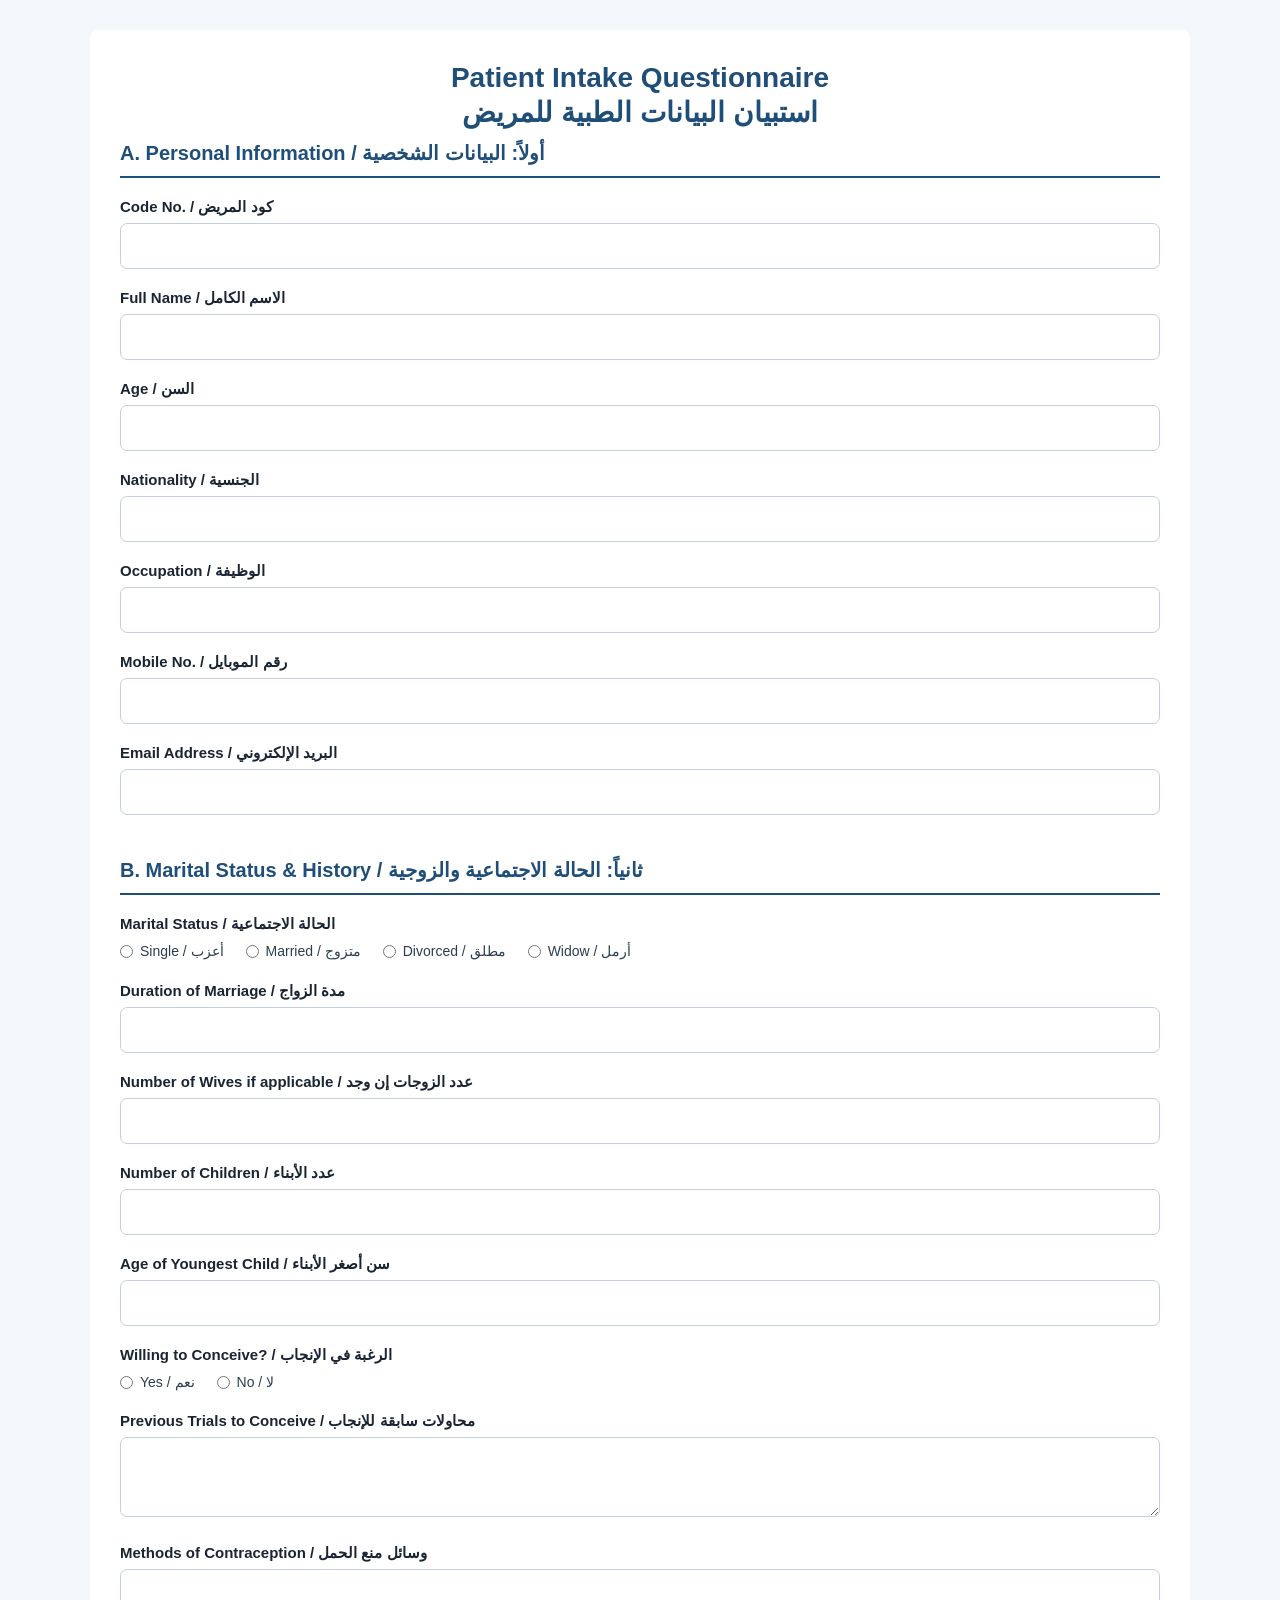
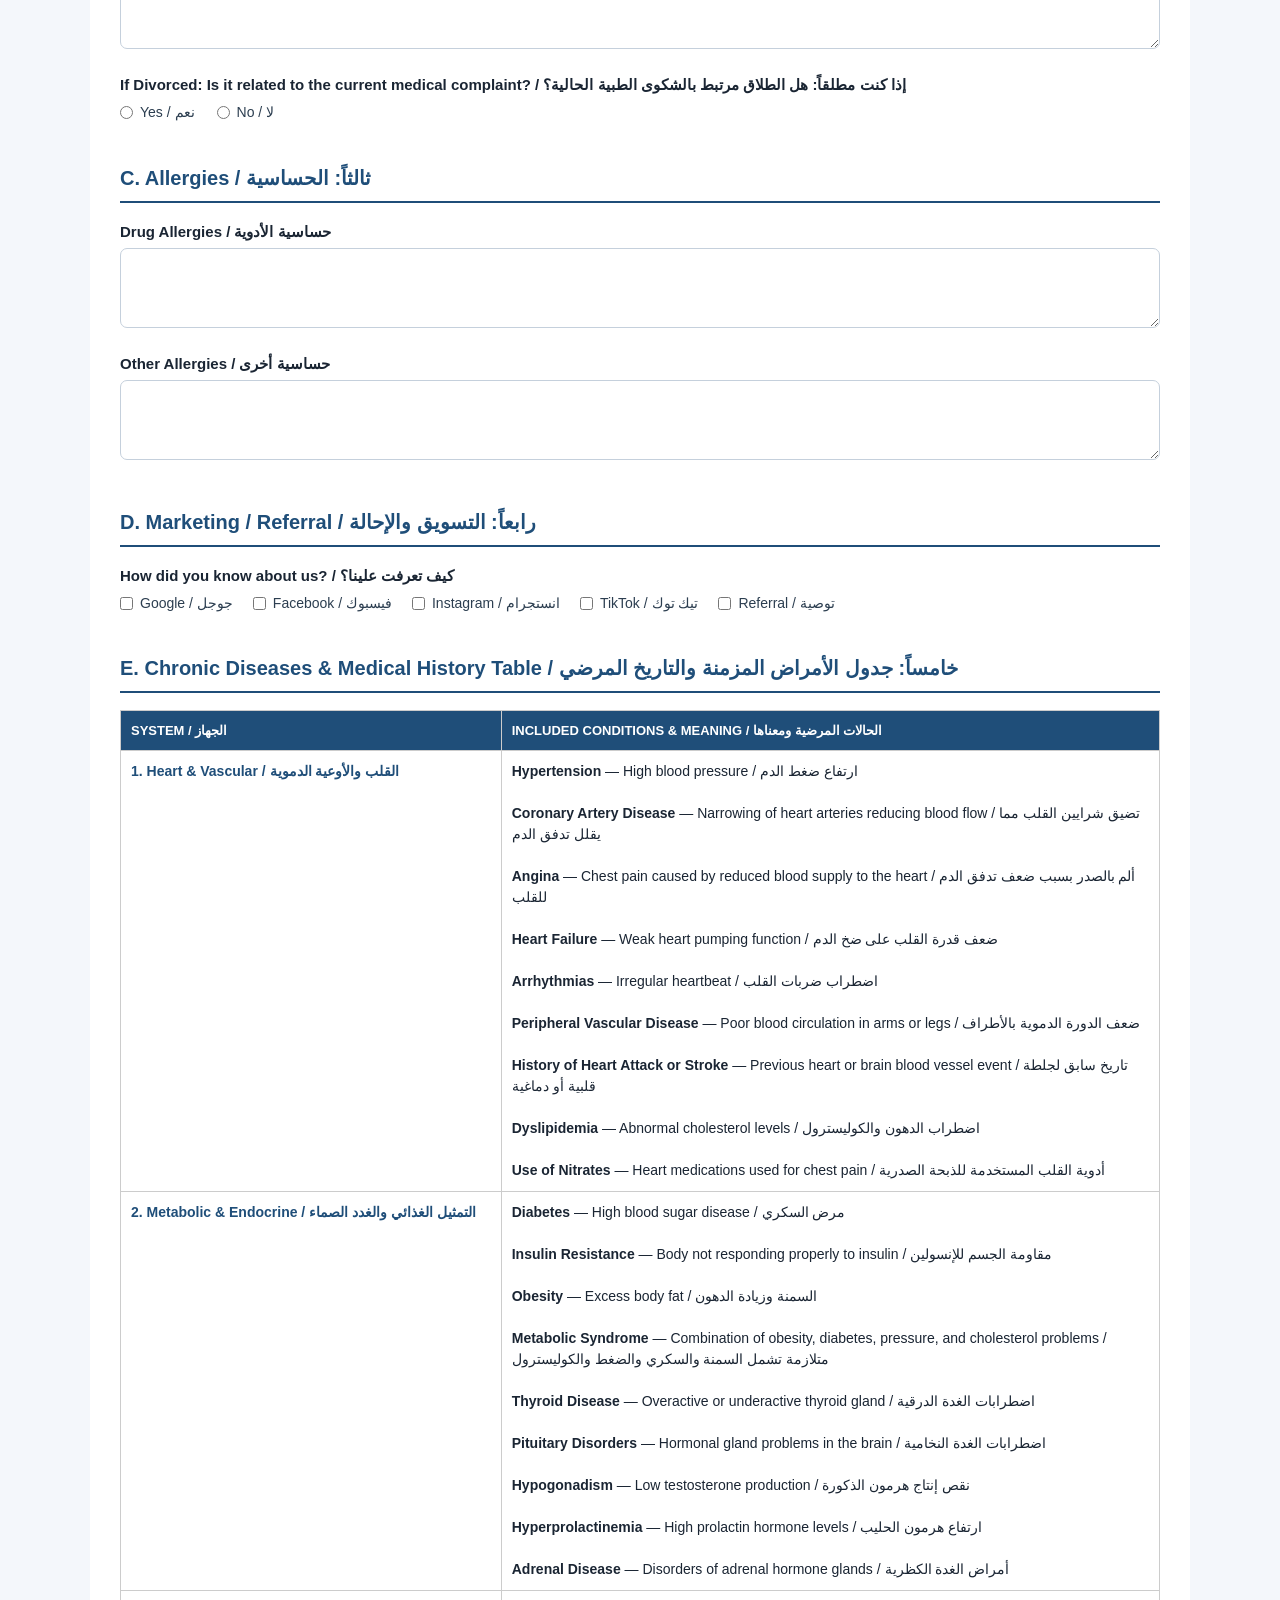
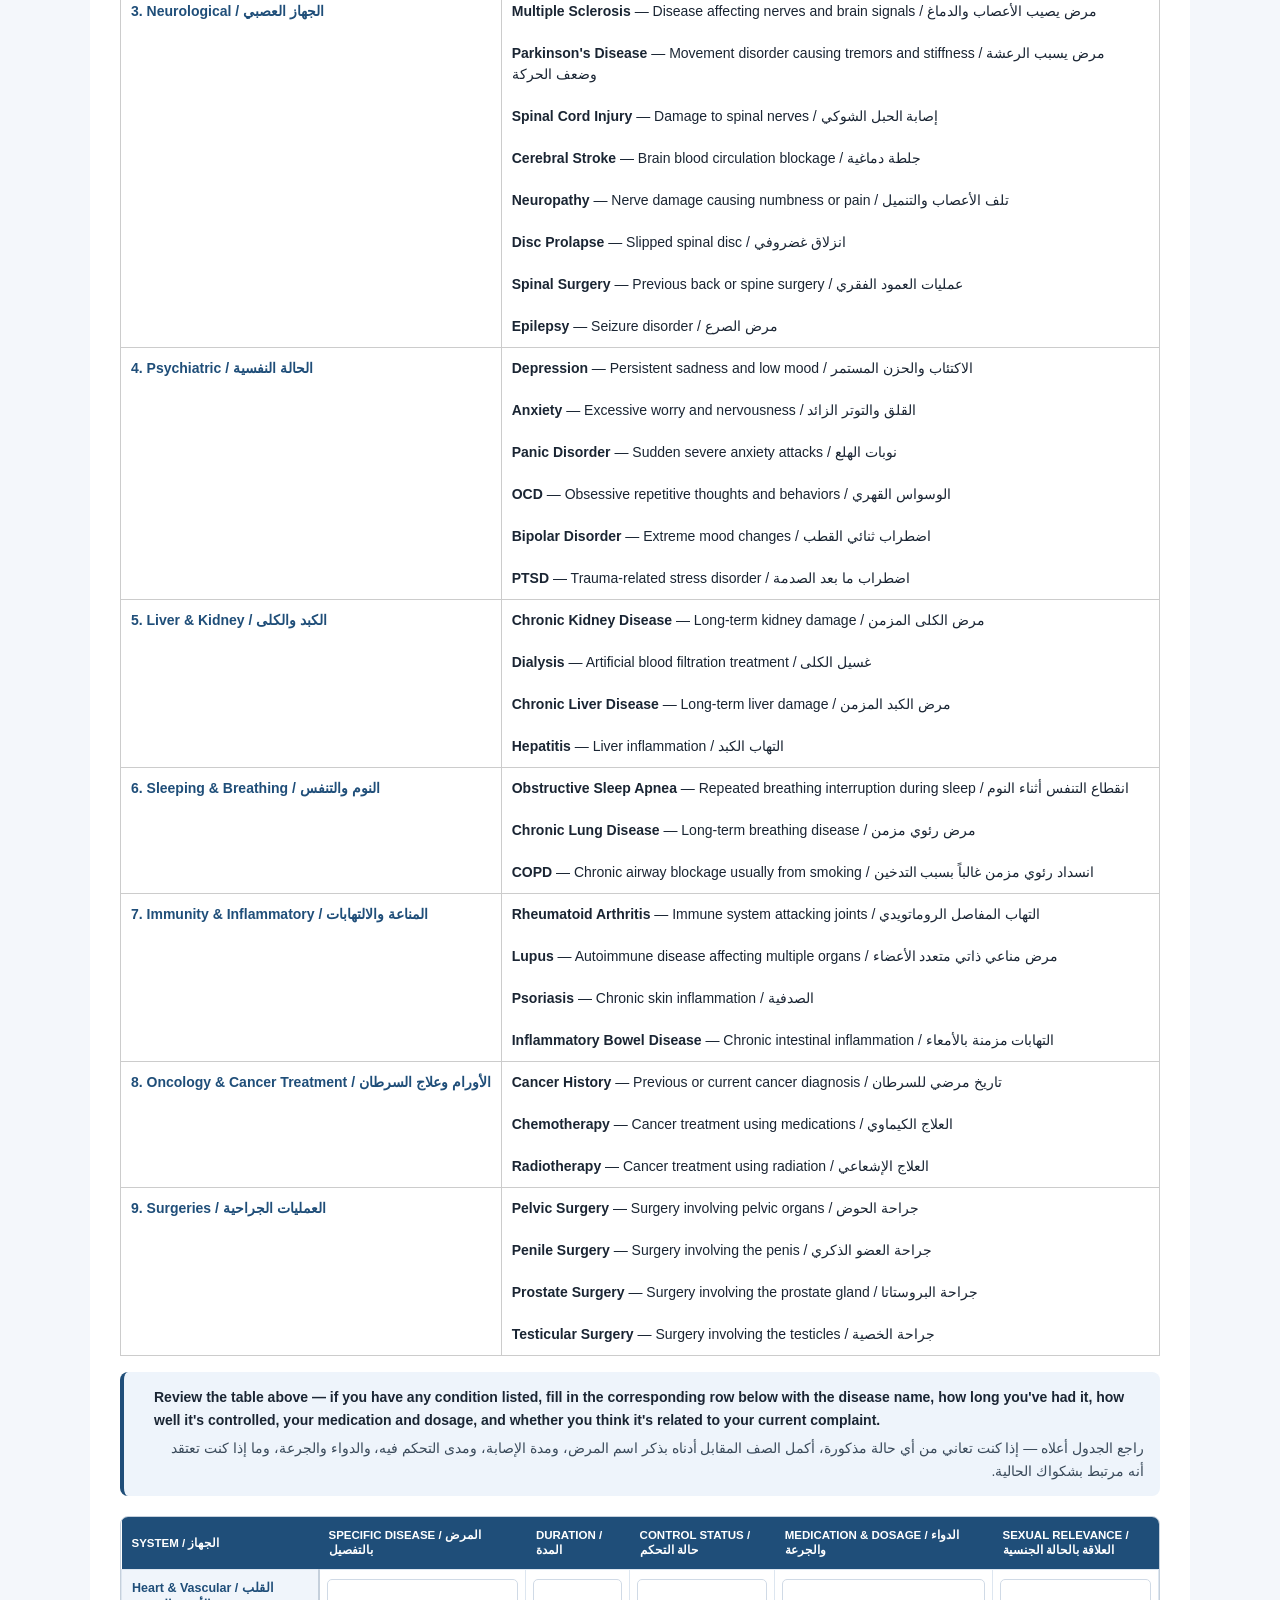
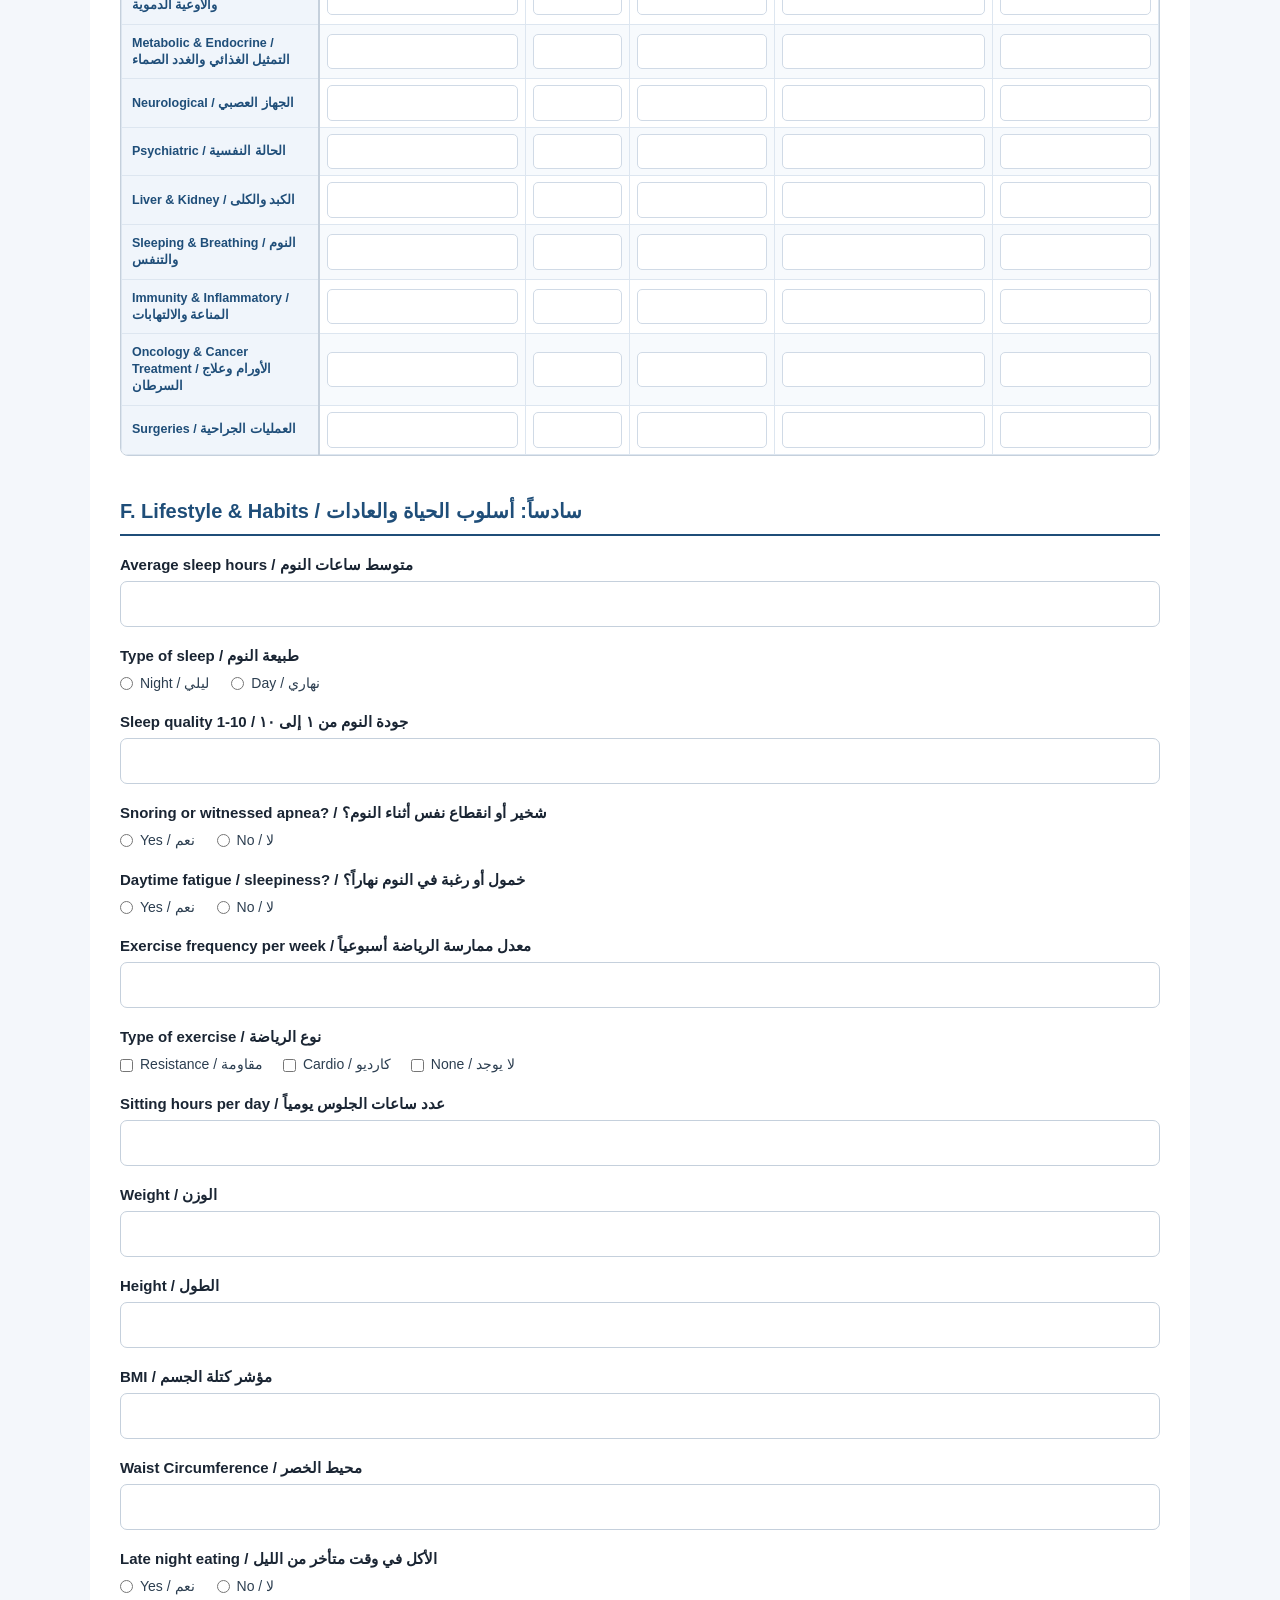
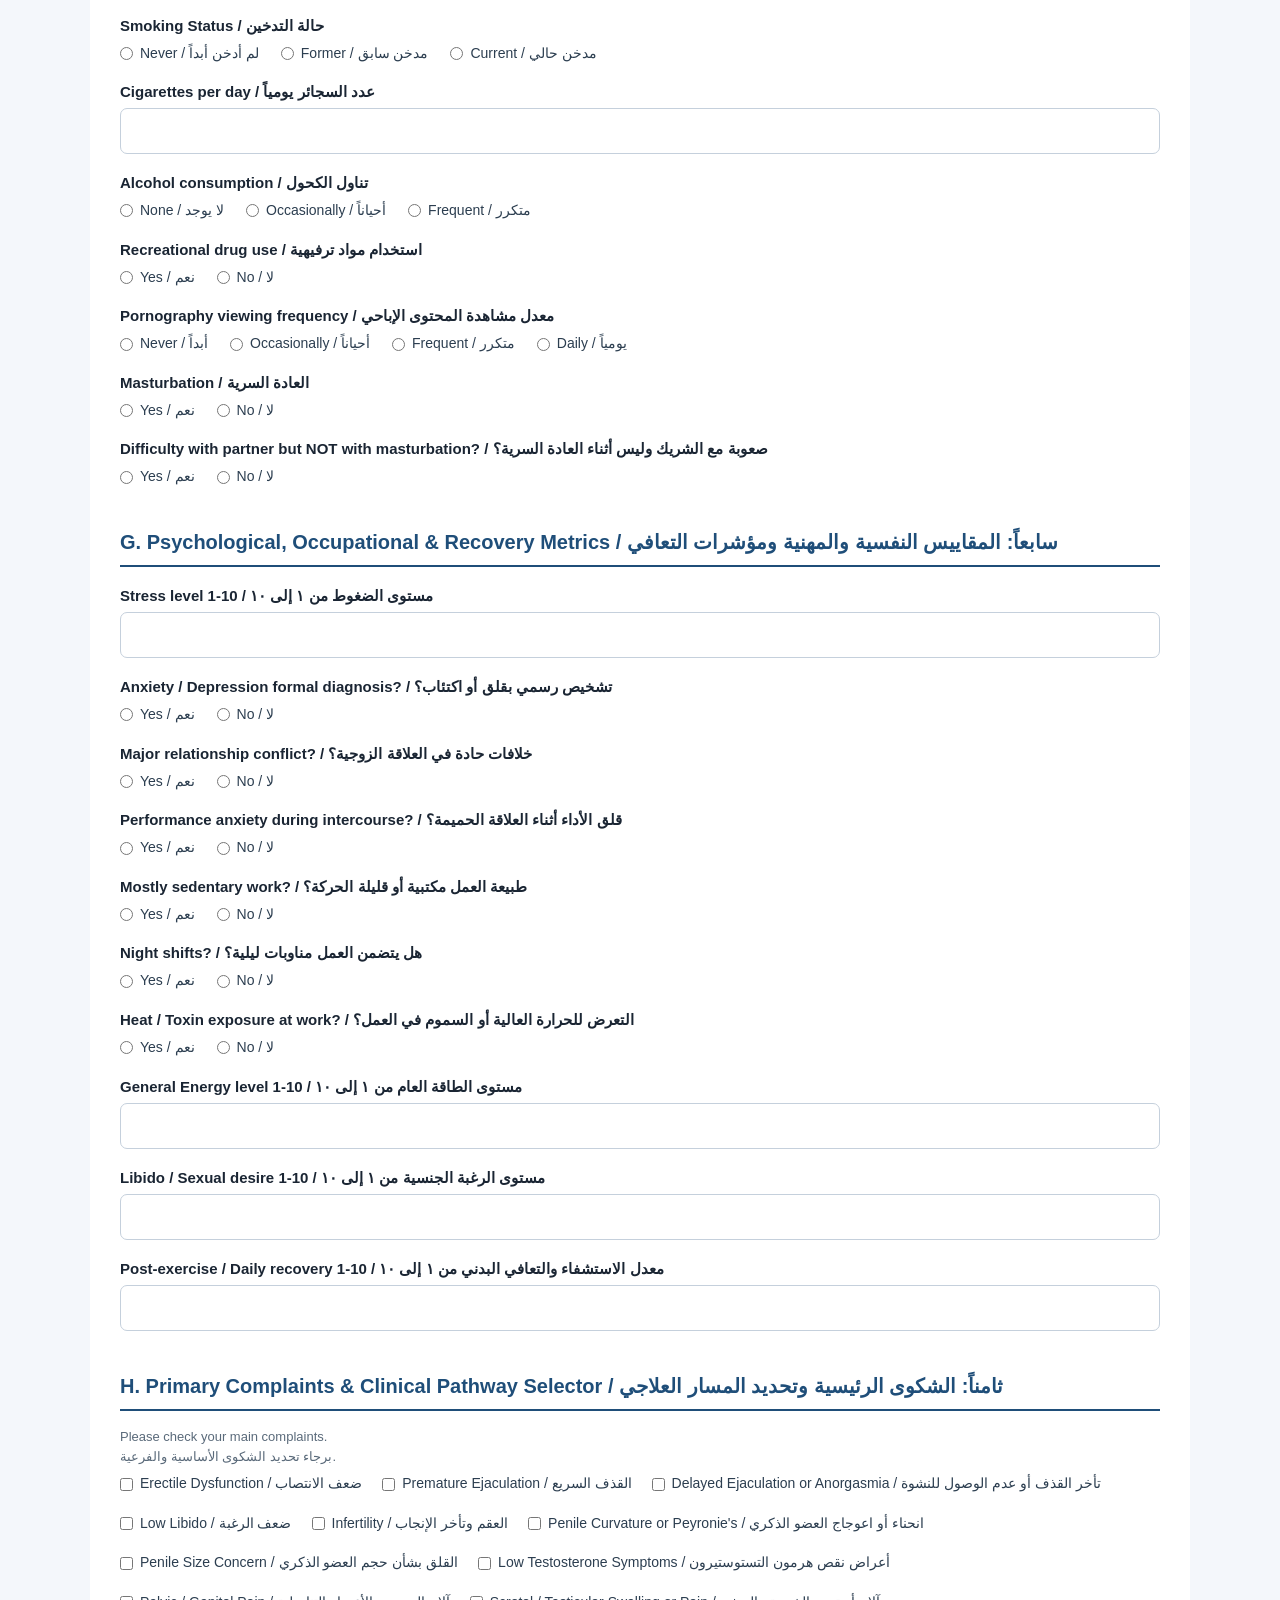
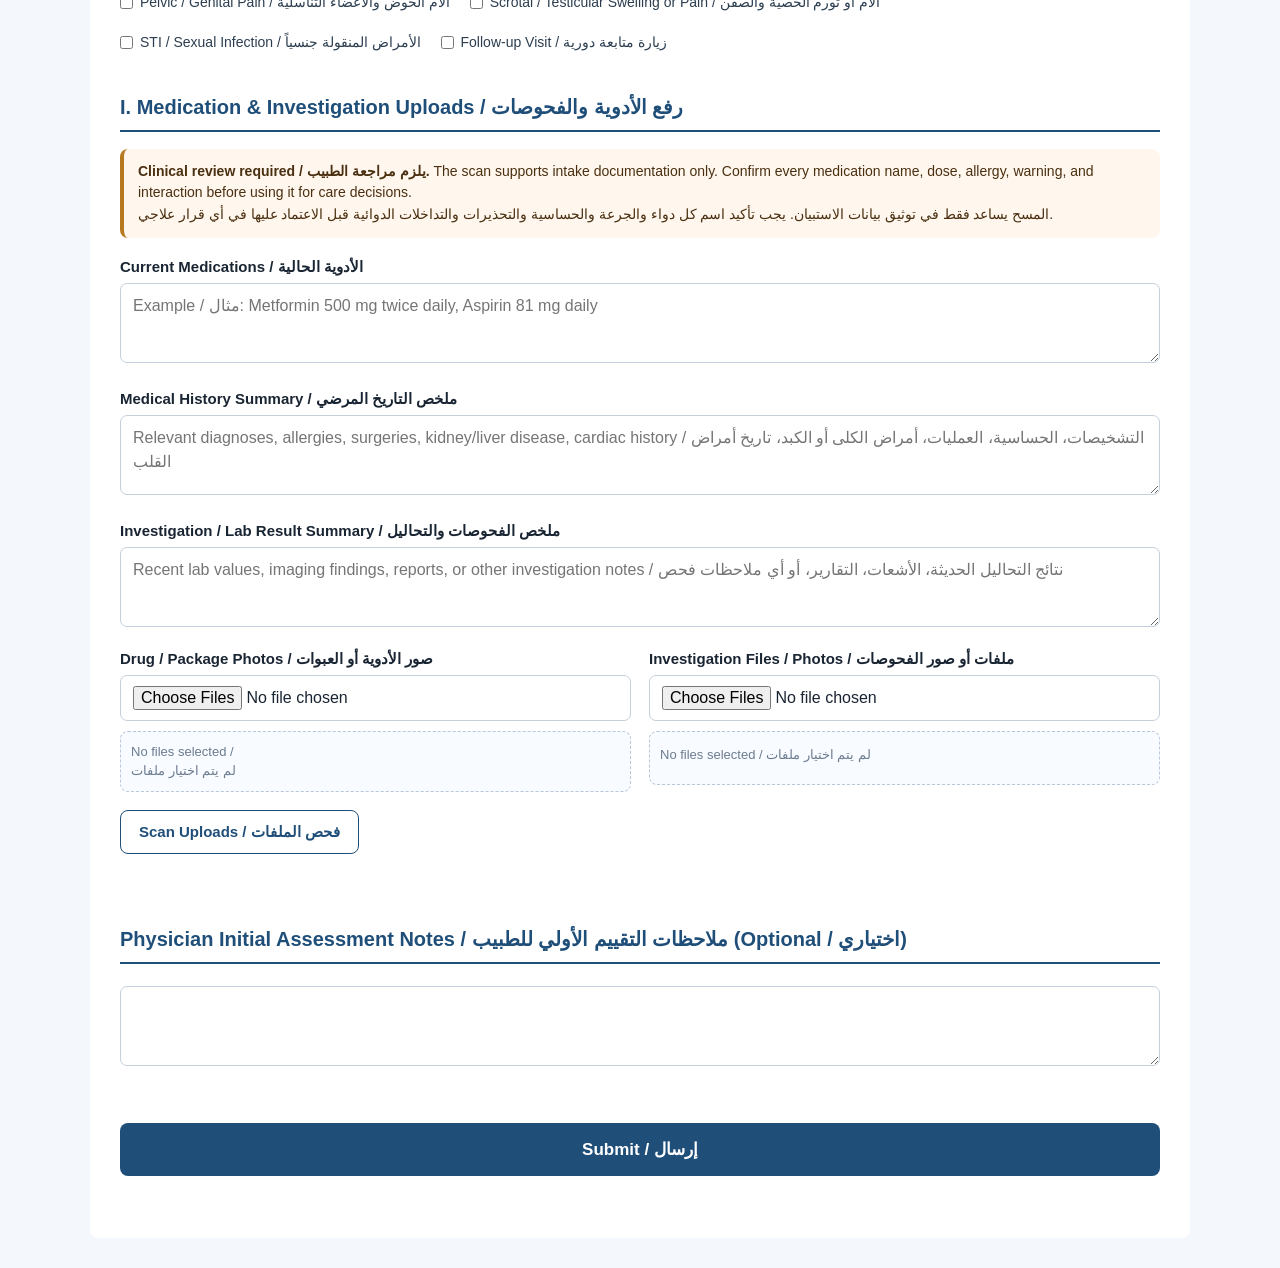
<file: frontend/index.html>
<!DOCTYPE html>
<html lang="en" dir="ltr">
<head>
  <meta charset="UTF-8">
  <meta name="viewport" content="width=device-width, initial-scale=1">
  <title>Patient Intake Questionnaire</title>
  <link rel="stylesheet" href="style.css">
</head>
<body>

<form id="intakeForm">
  <h1>Patient Intake Questionnaire<br>استبيان البيانات الطبية للمريض</h1>

  <section>
    <h2>A. Personal Information / أولاً: البيانات الشخصية</h2>

    <label>Code No. / كود المريض</label>
    <input name="codeNo">

    <label>Full Name / الاسم الكامل</label>
    <input name="fullName" required>

    <label>Age / السن</label>
    <input type="number" name="age">

    <label>Nationality / الجنسية</label>
    <input name="nationality">

    <label>Occupation / الوظيفة</label>
    <input name="occupation">

    <label>Mobile No. / رقم الموبايل</label>
    <input name="mobile">

    <label>Email Address / البريد الإلكتروني</label>
    <input type="email" name="email">
  </section>

  <section>
    <h2>B. Marital Status & History / ثانياً: الحالة الاجتماعية والزوجية</h2>

    <label>Marital Status / الحالة الاجتماعية</label>
    <div class="radio-group">
      <label><input type="radio" name="maritalStatus" value="single"> Single / أعزب</label>
      <label><input type="radio" name="maritalStatus" value="married"> Married / متزوج</label>
      <label><input type="radio" name="maritalStatus" value="divorced"> Divorced / مطلق</label>
      <label><input type="radio" name="maritalStatus" value="widow"> Widow / أرمل</label>
    </div>

    <label>Duration of Marriage / مدة الزواج</label>
    <input name="durationMarriage">

    <label>Number of Wives if applicable / عدد الزوجات إن وجد</label>
    <input type="number" name="numberWives">

    <label>Number of Children / عدد الأبناء</label>
    <input type="number" name="numberChildren">

    <label>Age of Youngest Child / سن أصغر الأبناء</label>
    <input name="youngestChildAge">

    <label>Willing to Conceive? / الرغبة في الإنجاب</label>
    <div class="radio-group">
      <label><input type="radio" name="willingConceive" value="yes"> Yes / نعم</label>
      <label><input type="radio" name="willingConceive" value="no"> No / لا</label>
    </div>

    <label>Previous Trials to Conceive / محاولات سابقة للإنجاب</label>
    <textarea name="previousConceiveTrials"></textarea>

    <label>Methods of Contraception / وسائل منع الحمل</label>
    <textarea name="contraceptionMethods"></textarea>

      <label>If Divorced: Is it related to the current medical complaint? / إذا كنت مطلقاً: هل الطلاق مرتبط بالشكوى الطبية الحالية؟</label>
      <div class="radio-group">
        <label><input type="radio" name="divorceRelated" value="yes"> Yes / نعم</label>
        <label><input type="radio" name="divorceRelated" value="no"> No / لا</label>
      </div>
  </section>

  <section>
    <h2>C. Allergies / ثالثاً: الحساسية</h2>

    <label>Drug Allergies / حساسية الأدوية</label>
    <textarea name="drugAllergies"></textarea>

    <label>Other Allergies / حساسية أخرى</label>
    <textarea name="otherAllergies"></textarea>
  </section>

  <section>
    <h2>D. Marketing / Referral / رابعاً: التسويق والإحالة</h2>

    <label>How did you know about us? / كيف تعرفت علينا؟</label>
    <div class="grid">
      <label><input type="checkbox" name="referral" value="google"> Google / جوجل</label>
      <label><input type="checkbox" name="referral" value="facebook"> Facebook / فيسبوك</label>
      <label><input type="checkbox" name="referral" value="instagram"> Instagram / انستجرام</label>
      <label><input type="checkbox" name="referral" value="tiktok"> TikTok / تيك توك</label>
      <label><input type="checkbox" name="referral" value="referral"> Referral / توصية</label>
    </div>
  </section>

  <section>
    <h2>E. Chronic Diseases & Medical History Table / خامساً: جدول الأمراض المزمنة والتاريخ المرضي</h2>
    <div class="conditions-box">
      <table class="conditions-table">
        <thead>
          <tr>
            <th>System / الجهاز</th>
            <th>Included Conditions & Meaning / الحالات المرضية ومعناها</th>
          </tr>
        </thead>
        <tbody>
          <tr>
            <td>1. Heart & Vascular / القلب والأوعية الدموية</td>
            <td>
              <b>Hypertension</b> — High blood pressure / ارتفاع ضغط الدم<br><br>
              <b>Coronary Artery Disease</b> — Narrowing of heart arteries reducing blood flow / تضيق شرايين القلب مما يقلل تدفق الدم<br><br>
              <b>Angina</b> — Chest pain caused by reduced blood supply to the heart / ألم بالصدر بسبب ضعف تدفق الدم للقلب<br><br>
              <b>Heart Failure</b> — Weak heart pumping function / ضعف قدرة القلب على ضخ الدم<br><br>
              <b>Arrhythmias</b> — Irregular heartbeat / اضطراب ضربات القلب<br><br>
              <b>Peripheral Vascular Disease</b> — Poor blood circulation in arms or legs / ضعف الدورة الدموية بالأطراف<br><br>
              <b>History of Heart Attack or Stroke</b> — Previous heart or brain blood vessel event / تاريخ سابق لجلطة قلبية أو دماغية<br><br>
              <b>Dyslipidemia</b> — Abnormal cholesterol levels / اضطراب الدهون والكوليسترول<br><br>
              <b>Use of Nitrates</b> — Heart medications used for chest pain / أدوية القلب المستخدمة للذبحة الصدرية
            </td>
          </tr>
          <tr>
            <td>2. Metabolic & Endocrine / التمثيل الغذائي والغدد الصماء</td>
            <td>
              <b>Diabetes</b> — High blood sugar disease / مرض السكري<br><br>
              <b>Insulin Resistance</b> — Body not responding properly to insulin / مقاومة الجسم للإنسولين<br><br>
              <b>Obesity</b> — Excess body fat / السمنة وزيادة الدهون<br><br>
              <b>Metabolic Syndrome</b> — Combination of obesity, diabetes, pressure, and cholesterol problems / متلازمة تشمل السمنة والسكري والضغط والكوليسترول<br><br>
              <b>Thyroid Disease</b> — Overactive or underactive thyroid gland / اضطرابات الغدة الدرقية<br><br>
              <b>Pituitary Disorders</b> — Hormonal gland problems in the brain / اضطرابات الغدة النخامية<br><br>
              <b>Hypogonadism</b> — Low testosterone production / نقص إنتاج هرمون الذكورة<br><br>
              <b>Hyperprolactinemia</b> — High prolactin hormone levels / ارتفاع هرمون الحليب<br><br>
              <b>Adrenal Disease</b> — Disorders of adrenal hormone glands / أمراض الغدة الكظرية
            </td>
          </tr>
          <tr>
            <td>3. Neurological / الجهاز العصبي</td>
            <td>
              <b>Multiple Sclerosis</b> — Disease affecting nerves and brain signals / مرض يصيب الأعصاب والدماغ<br><br>
              <b>Parkinson's Disease</b> — Movement disorder causing tremors and stiffness / مرض يسبب الرعشة وضعف الحركة<br><br>
              <b>Spinal Cord Injury</b> — Damage to spinal nerves / إصابة الحبل الشوكي<br><br>
              <b>Cerebral Stroke</b> — Brain blood circulation blockage / جلطة دماغية<br><br>
              <b>Neuropathy</b> — Nerve damage causing numbness or pain / تلف الأعصاب والتنميل<br><br>
              <b>Disc Prolapse</b> — Slipped spinal disc / انزلاق غضروفي<br><br>
              <b>Spinal Surgery</b> — Previous back or spine surgery / عمليات العمود الفقري<br><br>
              <b>Epilepsy</b> — Seizure disorder / مرض الصرع
            </td>
          </tr>
          <tr>
            <td>4. Psychiatric / الحالة النفسية</td>
            <td>
              <b>Depression</b> — Persistent sadness and low mood / الاكتئاب والحزن المستمر<br><br>
              <b>Anxiety</b> — Excessive worry and nervousness / القلق والتوتر الزائد<br><br>
              <b>Panic Disorder</b> — Sudden severe anxiety attacks / نوبات الهلع<br><br>
              <b>OCD</b> — Obsessive repetitive thoughts and behaviors / الوسواس القهري<br><br>
              <b>Bipolar Disorder</b> — Extreme mood changes / اضطراب ثنائي القطب<br><br>
              <b>PTSD</b> — Trauma-related stress disorder / اضطراب ما بعد الصدمة
            </td>
          </tr>
          <tr>
            <td>5. Liver & Kidney / الكبد والكلى</td>
            <td>
              <b>Chronic Kidney Disease</b> — Long-term kidney damage / مرض الكلى المزمن<br><br>
              <b>Dialysis</b> — Artificial blood filtration treatment / غسيل الكلى<br><br>
              <b>Chronic Liver Disease</b> — Long-term liver damage / مرض الكبد المزمن<br><br>
              <b>Hepatitis</b> — Liver inflammation / التهاب الكبد
            </td>
          </tr>
          <tr>
            <td>6. Sleeping & Breathing / النوم والتنفس</td>
            <td>
              <b>Obstructive Sleep Apnea</b> — Repeated breathing interruption during sleep / انقطاع التنفس أثناء النوم<br><br>
              <b>Chronic Lung Disease</b> — Long-term breathing disease / مرض رئوي مزمن<br><br>
              <b>COPD</b> — Chronic airway blockage usually from smoking / انسداد رئوي مزمن غالباً بسبب التدخين
            </td>
          </tr>
          <tr>
            <td>7. Immunity & Inflammatory / المناعة والالتهابات</td>
            <td>
              <b>Rheumatoid Arthritis</b> — Immune system attacking joints / التهاب المفاصل الروماتويدي<br><br>
              <b>Lupus</b> — Autoimmune disease affecting multiple organs / مرض مناعي ذاتي متعدد الأعضاء<br><br>
              <b>Psoriasis</b> — Chronic skin inflammation / الصدفية<br><br>
              <b>Inflammatory Bowel Disease</b> — Chronic intestinal inflammation / التهابات مزمنة بالأمعاء
            </td>
          </tr>
          <tr>
            <td>8. Oncology & Cancer Treatment / الأورام وعلاج السرطان</td>
            <td>
              <b>Cancer History</b> — Previous or current cancer diagnosis / تاريخ مرضي للسرطان<br><br>
              <b>Chemotherapy</b> — Cancer treatment using medications / العلاج الكيماوي<br><br>
              <b>Radiotherapy</b> — Cancer treatment using radiation / العلاج الإشعاعي
            </td>
          </tr>
          <tr>
            <td>9. Surgeries / العمليات الجراحية</td>
            <td>
              <b>Pelvic Surgery</b> — Surgery involving pelvic organs / جراحة الحوض<br><br>
              <b>Penile Surgery</b> — Surgery involving the penis / جراحة العضو الذكري<br><br>
              <b>Prostate Surgery</b> — Surgery involving the prostate gland / جراحة البروستاتا<br><br>
              <b>Testicular Surgery</b> — Surgery involving the testicles / جراحة الخصية
            </td>
          </tr>
        </tbody>
      </table>
    </div>

    <div class="section-instruction">
      <span class="instruction-icon"> </span>
      <div>
        <p class="instruction-en">Review the table above — if you have any condition listed, fill in the corresponding row below with the disease name, how long you've had it, how well it's controlled, your medication and dosage, and whether you think it's related to your current complaint.</p>
        <p class="instruction-ar">راجع الجدول أعلاه — إذا كنت تعاني من أي حالة مذكورة، أكمل الصف المقابل أدناه بذكر اسم المرض، ومدة الإصابة، ومدى التحكم فيه، والدواء والجرعة، وما إذا كنت تعتقد أنه مرتبط بشكواك الحالية.</p>
      </div>
    </div>

    <div class="data-entry-table-wrapper">
      <table data-optional="true">
        <thead>
          <tr>
            <th>System / الجهاز</th>
            <th>Specific Disease / المرض بالتفصيل</th>
            <th>Duration / المدة</th>
            <th>Control Status / حالة التحكم</th>
            <th>Medication & Dosage / الدواء والجرعة</th>
            <th>Sexual Relevance / العلاقة بالحالة الجنسية</th>
          </tr>
        </thead>
        <tbody>
          <tr>
            <td>Heart & Vascular / القلب والأوعية الدموية</td>
            <td><input name="heartDisease"></td>
            <td><input name="heartDuration"></td>
            <td><input name="heartControl"></td>
            <td><input name="heartMedication"></td>
            <td><input name="heartRelevance"></td>
          </tr>
          <tr>
            <td>Metabolic & Endocrine / التمثيل الغذائي والغدد الصماء</td>
            <td><input name="metabolicDisease"></td>
            <td><input name="metabolicDuration"></td>
            <td><input name="metabolicControl"></td>
            <td><input name="metabolicMedication"></td>
            <td><input name="metabolicRelevance"></td>
          </tr>
          <tr>
            <td>Neurological / الجهاز العصبي</td>
            <td><input name="neuroDisease"></td>
            <td><input name="neuroDuration"></td>
            <td><input name="neuroControl"></td>
            <td><input name="neuroMedication"></td>
            <td><input name="neuroRelevance"></td>
          </tr>
          <tr>
            <td>Psychiatric / الحالة النفسية</td>
            <td><input name="psychDisease"></td>
            <td><input name="psychDuration"></td>
            <td><input name="psychControl"></td>
            <td><input name="psychMedication"></td>
            <td><input name="psychRelevance"></td>
          </tr>
          <tr>
            <td>Liver & Kidney / الكبد والكلى</td>
            <td><input name="liverKidneyDisease"></td>
            <td><input name="liverKidneyDuration"></td>
            <td><input name="liverKidneyControl"></td>
            <td><input name="liverKidneyMedication"></td>
            <td><input name="liverKidneyRelevance"></td>
          </tr>
          <tr>
            <td>Sleeping & Breathing / النوم والتنفس</td>
            <td><input name="sleepBreathingDisease"></td>
            <td><input name="sleepBreathingDuration"></td>
            <td><input name="sleepBreathingControl"></td>
            <td><input name="sleepBreathingMedication"></td>
            <td><input name="sleepBreathingRelevance"></td>
          </tr>
          <tr>
            <td>Immunity & Inflammatory / المناعة والالتهابات</td>
            <td><input name="immunityDisease"></td>
            <td><input name="immunityDuration"></td>
            <td><input name="immunityControl"></td>
            <td><input name="immunityMedication"></td>
            <td><input name="immunityRelevance"></td>
          </tr>
          <tr>
            <td>Oncology & Cancer Treatment / الأورام وعلاج السرطان</td>
            <td><input name="oncologyDisease"></td>
            <td><input name="oncologyDuration"></td>
            <td><input name="oncologyControl"></td>
            <td><input name="oncologyMedication"></td>
            <td><input name="oncologyRelevance"></td>
          </tr>
          <tr>
            <td>Surgeries / العمليات الجراحية</td>
            <td><input name="surgeryDisease"></td>
            <td><input name="surgeryDuration"></td>
            <td><input name="surgeryControl"></td>
            <td><input name="surgeryMedication"></td>
            <td><input name="surgeryRelevance"></td>
          </tr>
        </tbody>
      </table>
    </div>
  </section>

  <section>
    <h2>F. Lifestyle & Habits / سادساً: أسلوب الحياة والعادات</h2>

    <label>Average sleep hours / متوسط ساعات النوم</label>
    <input name="sleepHours">

    <label>Type of sleep / طبيعة النوم</label>
    <div class="radio-group">
      <label><input type="radio" name="sleepType" value="night"> Night / ليلي</label>
      <label><input type="radio" name="sleepType" value="day"> Day / نهاري</label>
    </div>

    <label>Sleep quality 1-10 / جودة النوم من ١ إلى ١٠</label>
    <input type="number" min="1" max="10" name="sleepQuality">

    <label>Snoring or witnessed apnea? / شخير أو انقطاع نفس أثناء النوم؟</label>
    <div class="radio-group">
      <label><input type="radio" name="snoring" value="yes"> Yes / نعم</label>
      <label><input type="radio" name="snoring" value="no"> No / لا</label>
    </div>

    <label>Daytime fatigue / sleepiness? / خمول أو رغبة في النوم نهاراً؟</label>
    <div class="radio-group">
      <label><input type="radio" name="daytimeFatigue" value="yes"> Yes / نعم</label>
      <label><input type="radio" name="daytimeFatigue" value="no"> No / لا</label>
    </div>

    <label>Exercise frequency per week / معدل ممارسة الرياضة أسبوعياً</label>
    <input name="exerciseFrequency">

    <label>Type of exercise / نوع الرياضة</label>
    <div class="grid">
      <label><input type="checkbox" name="exerciseType" value="resistance"> Resistance / مقاومة</label>
      <label><input type="checkbox" name="exerciseType" value="cardio"> Cardio / كارديو</label>
      <label><input type="checkbox" name="exerciseType" value="none"> None / لا يوجد</label>
    </div>

    <label>Sitting hours per day / عدد ساعات الجلوس يومياً</label>
    <input name="sittingHours">

    <label>Weight / الوزن</label>
    <input name="weight">

    <label>Height / الطول</label>
    <input name="height">

    <label>BMI / مؤشر كتلة الجسم</label>
    <input name="bmi">

    <label>Waist Circumference / محيط الخصر</label>
    <input name="waist">

    <label>Late night eating / الأكل في وقت متأخر من الليل</label>
    <div class="radio-group">
      <label><input type="radio" name="lateNightEating" value="yes"> Yes / نعم</label>
      <label><input type="radio" name="lateNightEating" value="no"> No / لا</label>
    </div>

    <label>Smoking Status / حالة التدخين</label>
    <div class="radio-group">
      <label><input type="radio" name="smokingStatus" value="never"> Never / لم أدخن أبداً</label>
      <label><input type="radio" name="smokingStatus" value="former"> Former / مدخن سابق</label>
      <label><input type="radio" name="smokingStatus" value="current"> Current / مدخن حالي</label>
    </div>

    <label>Cigarettes per day / عدد السجائر يومياً</label>
    <input name="cigarettesPerDay">

    <label>Alcohol consumption / تناول الكحول</label>
    <div class="radio-group">
      <label><input type="radio" name="alcohol" value="none"> None / لا يوجد</label>
      <label><input type="radio" name="alcohol" value="occasionally"> Occasionally / أحياناً</label>
      <label><input type="radio" name="alcohol" value="frequent"> Frequent / متكرر</label>
    </div>

    <label>Recreational drug use / استخدام مواد ترفيهية</label>
    <div class="radio-group">
      <label><input type="radio" name="recreationalDrugUse" value="yes"> Yes / نعم</label>
      <label><input type="radio" name="recreationalDrugUse" value="no"> No / لا</label>
    </div>

    <label>Pornography viewing frequency / معدل مشاهدة المحتوى الإباحي</label>
    <div class="radio-group">
      <label><input type="radio" name="pornographyFrequency" value="never"> Never / أبداً</label>
      <label><input type="radio" name="pornographyFrequency" value="occasionally"> Occasionally / أحياناً</label>
      <label><input type="radio" name="pornographyFrequency" value="frequent"> Frequent / متكرر</label>
      <label><input type="radio" name="pornographyFrequency" value="daily"> Daily / يومياً</label>
    </div>

    <label>Masturbation / العادة السرية</label>
    <div class="radio-group">
      <label><input type="radio" name="masturbation" value="yes"> Yes / نعم</label>
      <label><input type="radio" name="masturbation" value="no"> No / لا</label>
    </div>

    <label>Difficulty with partner but NOT with masturbation? / صعوبة مع الشريك وليس أثناء العادة السرية؟</label>
    <div class="radio-group">
      <label><input type="radio" name="partnerDifficultyOnly" value="yes"> Yes / نعم</label>
      <label><input type="radio" name="partnerDifficultyOnly" value="no"> No / لا</label>
    </div>
  </section>

  <section>
    <h2>G. Psychological, Occupational & Recovery Metrics / سابعاً: المقاييس النفسية والمهنية ومؤشرات التعافي</h2>

    <label>Stress level 1-10 / مستوى الضغوط من ١ إلى ١٠</label>
    <input type="number" min="1" max="10" name="stressLevel">

    <label>Anxiety / Depression formal diagnosis? / تشخيص رسمي بقلق أو اكتئاب؟</label>
    <div class="radio-group">
      <label><input type="radio" name="anxietyDepression" value="yes"> Yes / نعم</label>
      <label><input type="radio" name="anxietyDepression" value="no"> No / لا</label>
    </div>

    <label>Major relationship conflict? / خلافات حادة في العلاقة الزوجية؟</label>
    <div class="radio-group">
      <label><input type="radio" name="relationshipConflict" value="yes"> Yes / نعم</label>
      <label><input type="radio" name="relationshipConflict" value="no"> No / لا</label>
    </div>

    <label>Performance anxiety during intercourse? / قلق الأداء أثناء العلاقة الحميمة؟</label>
    <div class="radio-group">
      <label><input type="radio" name="performanceAnxiety" value="yes"> Yes / نعم</label>
      <label><input type="radio" name="performanceAnxiety" value="no"> No / لا</label>
    </div>

    <label>Mostly sedentary work? / طبيعة العمل مكتبية أو قليلة الحركة؟</label>
    <div class="radio-group">
      <label><input type="radio" name="sedentaryWork" value="yes"> Yes / نعم</label>
      <label><input type="radio" name="sedentaryWork" value="no"> No / لا</label>
    </div>

    <label>Night shifts? / هل يتضمن العمل مناوبات ليلية؟</label>
    <div class="radio-group">
      <label><input type="radio" name="nightShifts" value="yes"> Yes / نعم</label>
      <label><input type="radio" name="nightShifts" value="no"> No / لا</label>
    </div>

    <label>Heat / Toxin exposure at work? / التعرض للحرارة العالية أو السموم في العمل؟</label>
    <div class="radio-group">
      <label><input type="radio" name="heatToxinExposure" value="yes"> Yes / نعم</label>
      <label><input type="radio" name="heatToxinExposure" value="no"> No / لا</label>
    </div>

    <label>General Energy level 1-10 / مستوى الطاقة العام من ١ إلى ١٠</label>
    <input type="number" min="1" max="10" name="energyLevel">

    <label>Libido / Sexual desire 1-10 / مستوى الرغبة الجنسية من ١ إلى ١٠</label>
    <input type="number" min="1" max="10" name="libidoScore">

    <label>Post-exercise / Daily recovery 1-10 / معدل الاستشفاء والتعافي البدني من ١ إلى ١٠</label>
    <input type="number" min="1" max="10" name="recoveryScore">
  </section>

  <section>
    <h2>H. Primary Complaints & Clinical Pathway Selector / ثامناً: الشكوى الرئيسية وتحديد المسار العلاجي</h2>

    <p>
      Please check your main complaints.
      <br>
      برجاء تحديد الشكوى الأساسية والفرعية.
    </p>

    <div class="grid">
      <label><input type="checkbox" name="complaints" value="erectile_dysfunction"> Erectile Dysfunction / ضعف الانتصاب</label>
      <label><input type="checkbox" name="complaints" value="premature_ejaculation"> Premature Ejaculation / القذف السريع</label>
      <label><input type="checkbox" name="complaints" value="delayed_ejaculation"> Delayed Ejaculation or Anorgasmia / تأخر القذف أو عدم الوصول للنشوة</label>
      <label><input type="checkbox" name="complaints" value="low_libido"> Low Libido / ضعف الرغبة</label>
      <label><input type="checkbox" name="complaints" value="infertility"> Infertility / العقم وتأخر الإنجاب</label>
      <label><input type="checkbox" name="complaints" value="peyronie"> Penile Curvature or Peyronie's / انحناء أو اعوجاج العضو الذكري</label>
      <label><input type="checkbox" name="complaints" value="size_concern"> Penile Size Concern / القلق بشأن حجم العضو الذكري</label>
      <label><input type="checkbox" name="complaints" value="low_testosterone"> Low Testosterone Symptoms / أعراض نقص هرمون التستوستيرون</label>
      <label><input type="checkbox" name="complaints" value="pelvic_pain"> Pelvic / Genital Pain / آلام الحوض والأعضاء التناسلية</label>
      <label><input type="checkbox" name="complaints" value="scrotal_pain"> Scrotal / Testicular Swelling or Pain / آلام أو تورم الخصية والصفن</label>
      <label><input type="checkbox" name="complaints" value="sti"> STI / Sexual Infection / الأمراض المنقولة جنسياً</label>
      <label><input type="checkbox" name="complaints" value="follow_up"> Follow-up Visit / زيارة متابعة دورية</label>
    </div>
  </section>

  <section id="medicationUploadSection">
    <h2>I. Medication & Investigation Uploads / رفع الأدوية والفحوصات</h2>

    <div class="medical-scan-notice">
      <strong>Clinical review required / يلزم مراجعة الطبيب.</strong>
      The scan supports intake documentation only. Confirm every medication name, dose, allergy, warning, and interaction before using it for care decisions.
      <br>
      المسح يساعد فقط في توثيق بيانات الاستبيان. يجب تأكيد اسم كل دواء والجرعة والحساسية والتحذيرات والتداخلات الدوائية قبل الاعتماد عليها في أي قرار علاجي.
    </div>

    <label>Current Medications / الأدوية الحالية</label>
    <textarea id="currentMedications" name="currentMedications" placeholder="Example / مثال: Metformin 500 mg twice daily, Aspirin 81 mg daily"></textarea>

    <label>Medical History Summary / ملخص التاريخ المرضي</label>
    <textarea id="medicalHistory" name="medicalHistory" placeholder="Relevant diagnoses, allergies, surgeries, kidney/liver disease, cardiac history / التشخيصات، الحساسية، العمليات، أمراض الكلى أو الكبد، تاريخ أمراض القلب"></textarea>

    <label>Investigation / Lab Result Summary / ملخص الفحوصات والتحاليل</label>
    <textarea id="investigationResults" name="investigationResults" placeholder="Recent lab values, imaging findings, reports, or other investigation notes / نتائج التحاليل الحديثة، الأشعات، التقارير، أو أي ملاحظات فحص"></textarea>

    <div class="upload-grid">
      <div class="upload-field">
        <label for="drugImageFiles">Drug / Package Photos / صور الأدوية أو العبوات</label>
        <input id="drugImageFiles" type="file" accept="image/*" multiple data-optional="true">
        <div id="drugImagePreview" class="upload-preview" aria-live="polite"></div>
      </div>

      <div class="upload-field">
        <label for="investigationFiles">Investigation Files / Photos / ملفات أو صور الفحوصات</label>
        <input id="investigationFiles" type="file" accept="image/*,.pdf" multiple data-optional="true">
        <div id="investigationFileList" class="upload-file-list" aria-live="polite"></div>
      </div>
    </div>

    <button id="scanDrugsButton" class="secondary-button" type="button">Scan Uploads / فحص الملفات</button>
    <p id="scanStatus" class="scan-status" role="status" aria-live="polite"></p>
    <div id="scanResults" class="scan-results" hidden></div>

    <input id="uploadedDrugAnalysis" type="hidden" name="uploadedDrugAnalysis">
    <input id="uploadedFileSummary" type="hidden" name="uploadedFileSummary">
  </section>

  <section>
    <h2>Physician Initial Assessment Notes / ملاحظات التقييم الأولي للطبيب (Optional / اختياري)</h2>
    <textarea name="physicianNotes" data-optional="true"></textarea>
  </section>

  <button id="submitButton" type="submit">Submit / إرسال</button>
  <p id="submitStatus" class="submit-status" role="status" aria-live="polite"></p>
</form>

<script src="script.js"></script>
</body>
</html>
</file>
<file: frontend/style.css>
/* Purpose: page frame, type, and base form controls. */
* { box-sizing: border-box; }

body {
  margin: 0;
  padding: 30px;
  background: #f4f7fb;
  color: #1a2533;
  font: 16px/1.5 Arial, sans-serif;
}

form {
  max-width: 1100px;
  margin: auto;
  padding: 30px;
  background: #fff;
  border-radius: 8px;
}

section { margin-bottom: 40px; }

h1, h2 { color: #1f4e79; font-weight: 700; letter-spacing: 0; }
h1 { margin: 0 0 8px; text-align: center; font-size: 28px; line-height: 1.25; }
h2 {
  margin-top: 0;
  padding-bottom: 8px;
  border-bottom: 2px solid #1f4e79;
  font-size: 20px;
}

label {
  display: block;
  margin-top: 18px;
  color: #1a2533;
  font-size: 15px;
  font-weight: 600;
  line-height: 1.4;
}

.hint, section > p {
  margin: 6px 0 0;
  color: #5a6a7a;
  font-size: 13px;
}

input, select, textarea {
  width: 100%;
  margin-top: 6px;
  padding: 10px 12px;
  border: 1.5px solid #c5d0dc;
  border-radius: 7px;
  background: #fff;
  color: #1a2533;
  font: inherit;
  transition: border-color 0.15s, box-shadow 0.15s;
}

input:focus, select:focus, textarea:focus {
  outline: none;
  border-color: #1f4e79;
  box-shadow: 0 0 0 3px rgba(31, 78, 121, 0.1);
}

textarea { min-height: 80px; resize: vertical; }

/* Purpose: compact checkbox/radio layouts. */
.row, .grid, .radio-group {
  display: flex;
  flex-wrap: wrap;
  gap: 20px;
  margin-top: 8px;
}

.radio-group { gap: 22px; }

.row label, .grid label, .radio-group label {
  display: inline-flex;
  align-items: center;
  gap: 7px;
  width: auto;
  margin-top: 0;
  color: #2c3e50;
  font-size: 14px;
  font-weight: 400;
}

.row input[type="checkbox"], .row input[type="radio"],
.grid input[type="checkbox"], .grid input[type="radio"],
.radio-group input {
  width: auto;
  margin: 0;
  border: 0;
  box-shadow: none;
  flex: 0 0 auto;
}

/* Purpose: condition reference table and editable medical-history grid. */
table { width: 100%; border-collapse: collapse; }
th, td { border: 1px solid #ccc; padding: 8px; }
th {
  background: #1f4e79;
  color: #fff;
  font-size: 13px;
  font-weight: 700;
  text-align: left;
  text-transform: uppercase;
  letter-spacing: 0;
}
td { font-size: 14px; }

.conditions-box, .data-entry-table-wrapper {
  overflow-x: auto;
  -webkit-overflow-scrolling: touch;
}

.conditions-box { margin-bottom: 16px; }
.conditions-table { table-layout: auto; }
.conditions-table th, .conditions-table td { padding: 10px; vertical-align: top; }
.conditions-table th, .data-entry-table-wrapper thead th { white-space: normal; }
.conditions-table td:first-child {
  width: 1%;
  min-width: 0;
  color: #1f4e79;
  font-weight: 700;
  white-space: nowrap;
}

.data-entry-table-wrapper {
  border: 1.5px solid #c5d0dc;
  border-radius: 8px;
}

.data-entry-table-wrapper table {
  min-width: 700px;
  table-layout: fixed;
}

.data-entry-table-wrapper thead th {
  padding: 11px 10px;
  border: 0;
  font-size: 11.5px;
  line-height: 1.3;
  word-break: break-word;
}

.data-entry-table-wrapper thead th:nth-child(1) { width: 19%; }
.data-entry-table-wrapper thead th:nth-child(2) { width: 20%; }
.data-entry-table-wrapper thead th:nth-child(3) { width: 10%; }
.data-entry-table-wrapper thead th:nth-child(4) { width: 14%; }
.data-entry-table-wrapper thead th:nth-child(5) { width: 21%; }
.data-entry-table-wrapper thead th:nth-child(6) { width: 16%; }

.data-entry-table-wrapper tbody tr:nth-child(even) { background: #f7fafd; }
.data-entry-table-wrapper tbody tr:hover { background: #eef4fb; }

.data-entry-table-wrapper tbody td {
  padding: 6px 7px;
  border: 1px solid #dde6f0;
  vertical-align: middle;
}

.data-entry-table-wrapper tbody td:first-child {
  padding: 10px;
  border-right: 2px solid #c5d0dc;
  background: #f0f5fb;
  color: #1f4e79;
  font-size: 12.5px;
  font-weight: 700;
  line-height: 1.35;
  word-break: break-word;
}

.data-entry-table-wrapper td input {
  min-width: 0;
  margin: 0;
  padding: 7px 8px;
  border-color: #d0dae6;
  border-radius: 5px;
  font-size: 13px;
}

/* Purpose: primary actions, inline validation, and modal messages. */
button[type="submit"], .secondary-button, .message-dialog button {
  border-radius: 8px;
  font-weight: 700;
  cursor: pointer;
}

button[type="submit"] {
  width: 100%;
  margin-top: 10px;
  padding: 16px 30px;
  border: 0;
  background: #1f4e79;
  color: #fff;
  font-size: 17px;
}

button[type="submit"]:hover { background: #163a5f; }
button[type="submit"]:disabled {
  background: #8a97a8;
  cursor: wait;
  opacity: 0.75;
}

.submit-status {
  min-height: 22px;
  margin: 10px 0 0;
  color: #4b6075;
  font-weight: 700;
  text-align: center;
}

.secondary-button {
  width: auto;
  min-height: 44px;
  margin-top: 18px;
  padding: 10px 18px;
  border: 1.5px solid #1f4e79;
  background: #fff;
  color: #1f4e79;
  font-size: 15px;
}
.secondary-button:hover { background: #eef4fb; }
.secondary-button:disabled { cursor: wait; opacity: 0.65; }

.input-error {
  border-color: #c0392b !important;
  background-color: #fff5f5 !important;
  animation: shake 0.35s ease;
}

.field-error {
  display: flex;
  align-items: center;
  gap: 5px;
  margin: 5px 0 0 2px;
  color: #c0392b;
  font-size: 12px;
  font-weight: 700;
  text-transform: uppercase;
  letter-spacing: 0;
}
.field-error::before { content: "⚠"; }

@keyframes shake {
  0%, 100% { transform: translateX(0); }
  20%, 60% { transform: translateX(-5px); }
  40%, 80% { transform: translateX(5px); }
}

.message-overlay {
  position: fixed;
  inset: 0;
  z-index: 1000;
  display: flex;
  align-items: center;
  justify-content: center;
  padding: 20px;
  background: rgba(15, 23, 42, 0.38);
}
.message-overlay[hidden] { display: none; }

.message-dialog {
  width: min(460px, 100%);
  padding: 22px;
  border-radius: 8px;
  background: #fff;
  box-shadow: 0 20px 50px rgba(15, 23, 42, 0.24);
}
.message-dialog h2 { margin: 0 0 14px; border: 0; padding: 0; font-size: 20px; }
.message-dialog p {
  margin: 0 0 22px;
  color: #2c3e50;
  font-size: 15px;
  line-height: 1.6;
  white-space: pre-line;
}
.message-dialog button {
  display: block;
  width: auto;
  margin-left: auto;
  padding: 10px 22px;
  font-size: 15px;
}
/* Purpose: explanatory blocks and conditional field wrappers. */
.section-instruction, .field-wrapper {
  border-radius: 8px;
  background: #f8fbff;
}

.section-instruction {
  display: flex;
  align-items: flex-start;
  gap: 14px;
  margin: 16px 0 20px;
  padding: 14px 16px;
  border-left: 4px solid #1f4e79;
  background: #eef4fb;
}
.section-instruction p { margin: 0; color: #1a2533; font-size: 14px; line-height: 1.6; }
.instruction-icon { flex-shrink: 0; margin-top: 2px; font-size: 22px; line-height: 1; }
.instruction-en { margin-bottom: 6px !important; font-weight: 600; }
.instruction-ar { direction: rtl; text-align: right; color: #3a4a5a !important; }

.field-wrapper {
  display: block;
  margin-top: 18px;
  padding: 14px 16px;
  border: 1.5px solid #e2eaf4;
  transition: border-color 0.2s, background 0.2s;
}
.field-wrapper > label { margin-top: 0; font-size: 15px; font-weight: 600; }
.field-wrapper-error { border-color: #c0392b !important; background: #fff5f5 !important; }
.field-wrapper-error .radio-group { animation: shake 0.35s ease; }

/* Purpose: medication upload previews and scan result cards. */
.medical-scan-notice {
  margin: 12px 0 18px;
  padding: 12px 14px;
  border-left: 4px solid #b7791f;
  border-radius: 8px;
  background: #fff7ed;
  color: #4a2f10;
  font-size: 14px;
  line-height: 1.55;
}

.upload-grid, .scan-summary {
  display: grid;
  grid-template-columns: repeat(2, minmax(0, 1fr));
  gap: 18px;
}
.upload-grid { margin-top: 14px; }
.upload-field { min-width: 0; }
.upload-field label { margin-top: 0; }

.upload-preview, .upload-file-list {
  min-height: 54px;
  margin-top: 10px;
  padding: 10px;
  border: 1.5px dashed #b9c7d8;
  border-radius: 8px;
  background: #f8fbff;
}
.upload-preview {
  display: grid;
  grid-template-columns: repeat(auto-fill, minmax(112px, 1fr));
  gap: 10px;
}
.upload-preview:empty::before,
.upload-file-list:empty::before {
  content: "No files selected / لم يتم اختيار ملفات";
  color: #6b7c8f;
  font-size: 13px;
}
.upload-preview-item { min-width: 0; }
.upload-preview-item img {
  display: block;
  width: 100%;
  aspect-ratio: 4 / 3;
  object-fit: cover;
  border: 1px solid #d6e0eb;
  border-radius: 7px;
  background: #fff;
}
.upload-preview-item span, .upload-file-list span {
  display: block;
  margin-top: 6px;
  color: #334155;
  font-size: 12px;
  line-height: 1.35;
  overflow-wrap: anywhere;
}

.scan-status {
  min-height: 22px;
  margin: 8px 0 0;
  color: #4b6075;
  font-size: 13px;
  font-weight: 600;
}
.scan-results {
  margin-top: 14px;
  padding-top: 14px;
  border-top: 1px solid #dce5ef;
}
.scan-summary { margin-bottom: 14px; }
.scan-summary h3, .scan-alerts h3, .scan-result-item h3 {
  margin: 0 0 8px;
  color: #1f4e79;
  font-size: 15px;
  line-height: 1.35;
}
.scan-summary ul, .scan-alerts ul, .scan-notes { margin: 0; padding-left: 20px; }
.scan-meta, .scan-result-item p {
  margin: 7px 0 0;
  color: #334155;
  font-size: 13px;
  line-height: 1.55;
}
.scan-alerts {
  margin: 12px 0;
  padding: 12px 14px;
  border-left: 4px solid #c0392b;
  border-radius: 8px;
  background: #fff5f5;
}
.scan-result-list { display: grid; gap: 12px; }
.scan-result-item {
  padding: 12px 14px;
  border: 1px solid #d8e2ee;
  border-radius: 8px;
  background: #fff;
}
.scan-result-item dl {
  display: grid;
  grid-template-columns: 130px 1fr;
  gap: 6px 10px;
  margin: 0;
  font-size: 13px;
}
.scan-result-item dt { color: #607184; font-weight: 700; }
.scan-result-item dd { margin: 0; color: #1a2533; overflow-wrap: anywhere; }
.scan-notes { margin-top: 12px; color: #56677a; font-size: 12px; line-height: 1.45; }

/* Purpose: mobile layouts turn tables and option groups into stacked cards. */
@media (max-width: 760px) {
  body { padding: 0; background: #fff; }
  form { padding: 16px; border-radius: 0; box-shadow: none; }
  h1 { font-size: 22px; line-height: 1.3; }
  h2 { font-size: 17px; line-height: 1.35; }
  section { margin-bottom: 28px; }
  label { margin-top: 18px; font-size: 14px; }
  input, select, textarea { min-height: 44px; font-size: 16px; border-radius: 6px; }

  .row, .grid, .radio-group {
    flex-direction: column;
    gap: 2px;
  }
  .row label, .grid label, .radio-group label {
    min-height: 44px;
    padding: 4px 0;
    align-items: center;
    font-size: 14px;
  }
  .row input[type="checkbox"], .row input[type="radio"],
  .grid input[type="checkbox"], .grid input[type="radio"],
  .radio-group input {
    width: 20px;
    height: 20px;
    flex-shrink: 0;
  }

  .conditions-box, .data-entry-table-wrapper {
    overflow-x: visible;
    border: 0;
    border-radius: 0;
  }
  .conditions-table thead, .data-entry-table-wrapper thead { display: none; }
  .conditions-table, .conditions-table tbody, .conditions-table tr, .conditions-table td,
  .data-entry-table-wrapper table, .data-entry-table-wrapper tbody, .data-entry-table-wrapper tr {
    display: block;
    width: 100%;
    min-width: 0;
  }
  .conditions-table tr, .data-entry-table-wrapper tr {
    margin-bottom: 14px;
    overflow: hidden;
    border: 1.5px solid #ccd6e0;
    border-radius: 8px;
    background: #fff;
  }
  .data-entry-table-wrapper tr { border-radius: 8px; box-shadow: 0 2px 8px rgba(31, 78, 121, 0.07); }
  .conditions-table td:first-child, .data-entry-table-wrapper td:first-child {
    display: block;
    width: 100%;
    padding: 10px 14px;
    border: 0;
    background: #1f4e79;
    color: #fff;
    font-size: 14px;
    font-weight: 700;
    white-space: normal;
  }
  .conditions-table td:last-child {
    padding: 12px;
    border-top: 0;
    font-size: 14px;
    line-height: 1.6;
    word-break: break-word;
  }
  .data-entry-table-wrapper td:not(:first-child) {
    display: grid;
    grid-template-columns: 1fr;
    gap: 4px;
    padding: 10px 14px 4px;
    border: 0;
    border-top: 1px solid #eef1f5;
  }
  .data-entry-table-wrapper td:nth-child(2)::before { content: "Specific Disease / المرض"; }
  .data-entry-table-wrapper td:nth-child(3)::before { content: "Duration / المدة"; }
  .data-entry-table-wrapper td:nth-child(4)::before { content: "Control Status / حالة التحكم"; }
  .data-entry-table-wrapper td:nth-child(5)::before { content: "Medication & Dosage / الدواء والجرعة"; }
  .data-entry-table-wrapper td:nth-child(6)::before { content: "Sexual Relevance / العلاقة بالحالة الجنسية"; }
  .data-entry-table-wrapper td:not(:first-child)::before {
    margin-bottom: 2px;
    color: #1f4e79;
    font-size: 11px;
    font-weight: 700;
    text-transform: uppercase;
    letter-spacing: 0;
  }
  .data-entry-table-wrapper td input {
    min-height: 40px;
    margin-bottom: 6px;
    padding: 8px 10px;
    border: 1px solid #ccc;
    border-radius: 6px;
    font-size: 15px;
  }

  button[type="submit"] { min-height: 52px; border-radius: 8px; font-size: 17px; }
  .message-overlay { align-items: flex-end; padding: 0; }
  .message-dialog { width: 100%; padding: 20px 16px 32px; border-radius: 8px 8px 0 0; }
  .field-wrapper { padding: 12px; }
  .upload-grid, .scan-summary, .scan-result-item dl { grid-template-columns: 1fr; }
  .secondary-button { width: 100%; min-height: 48px; }
}

@media (max-width: 420px) {
  h1 { font-size: 19px; }
  h2 { font-size: 16px; }
}
</file>
